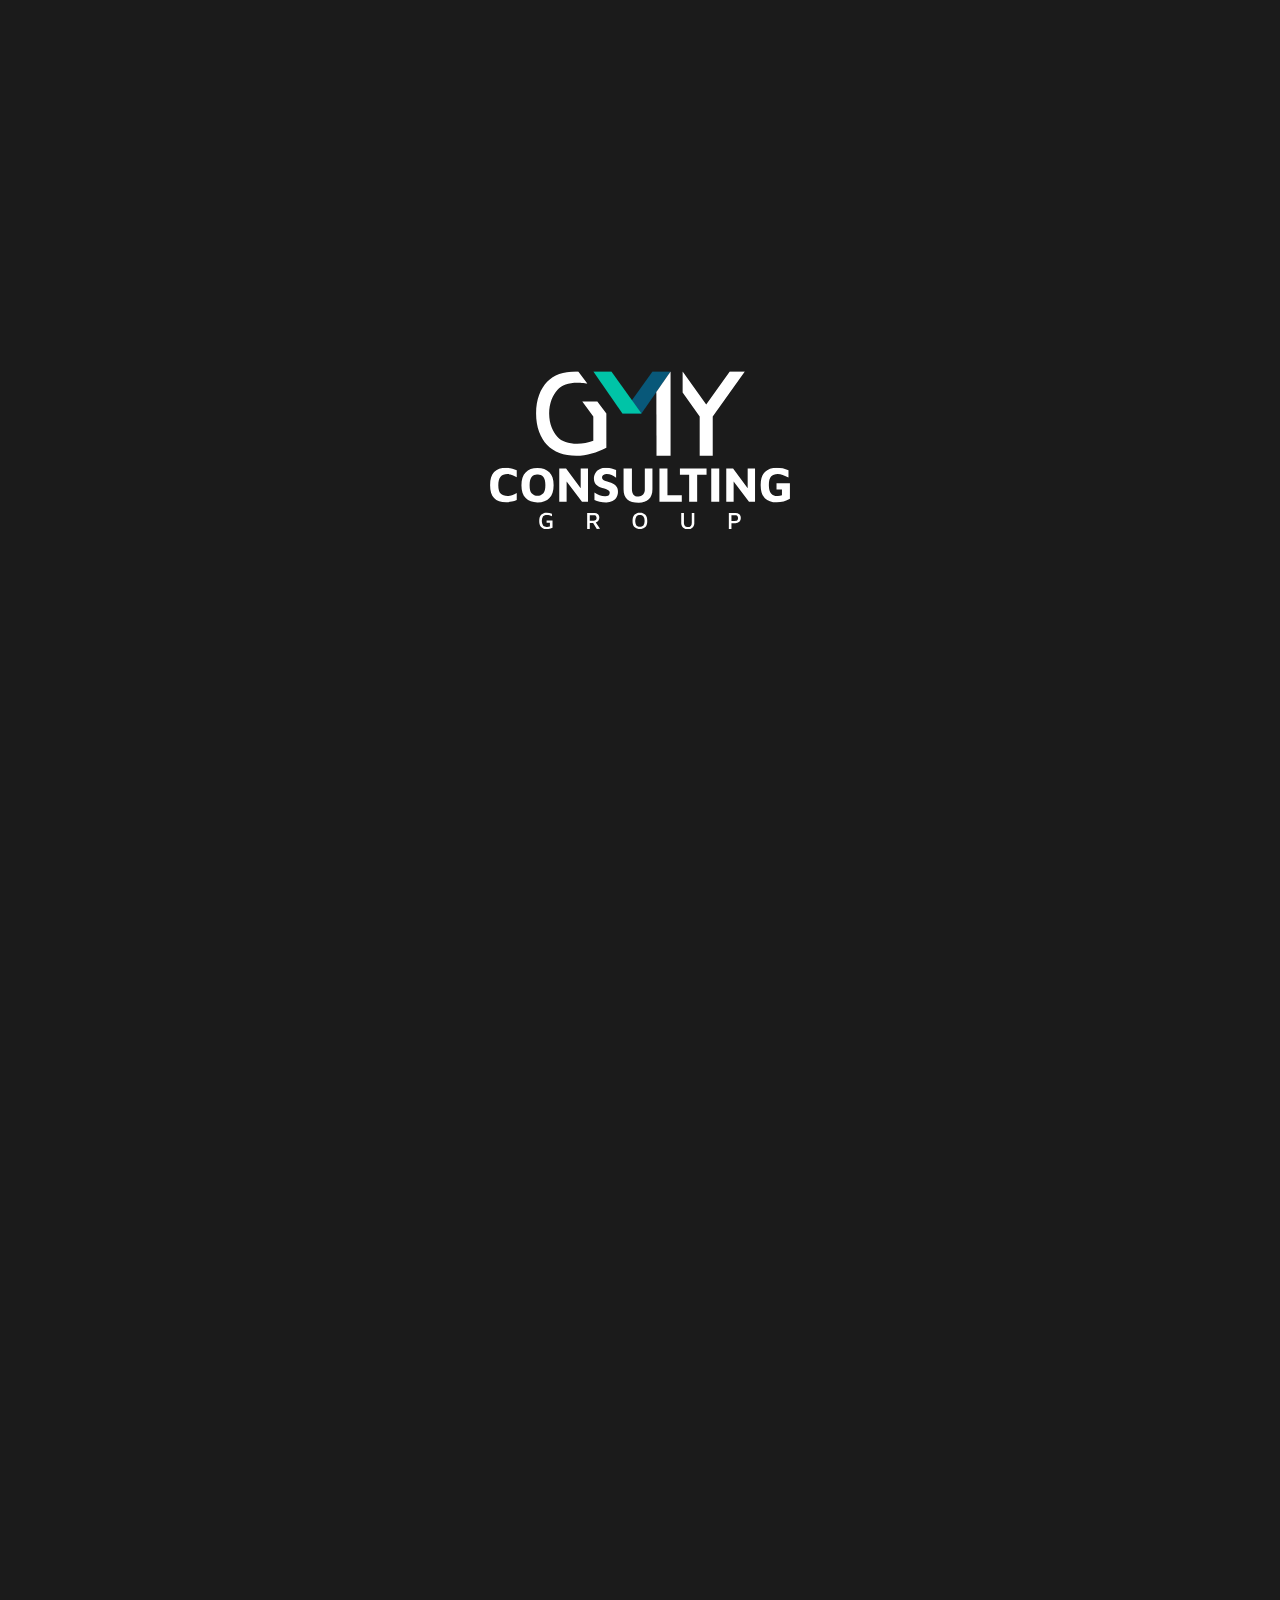
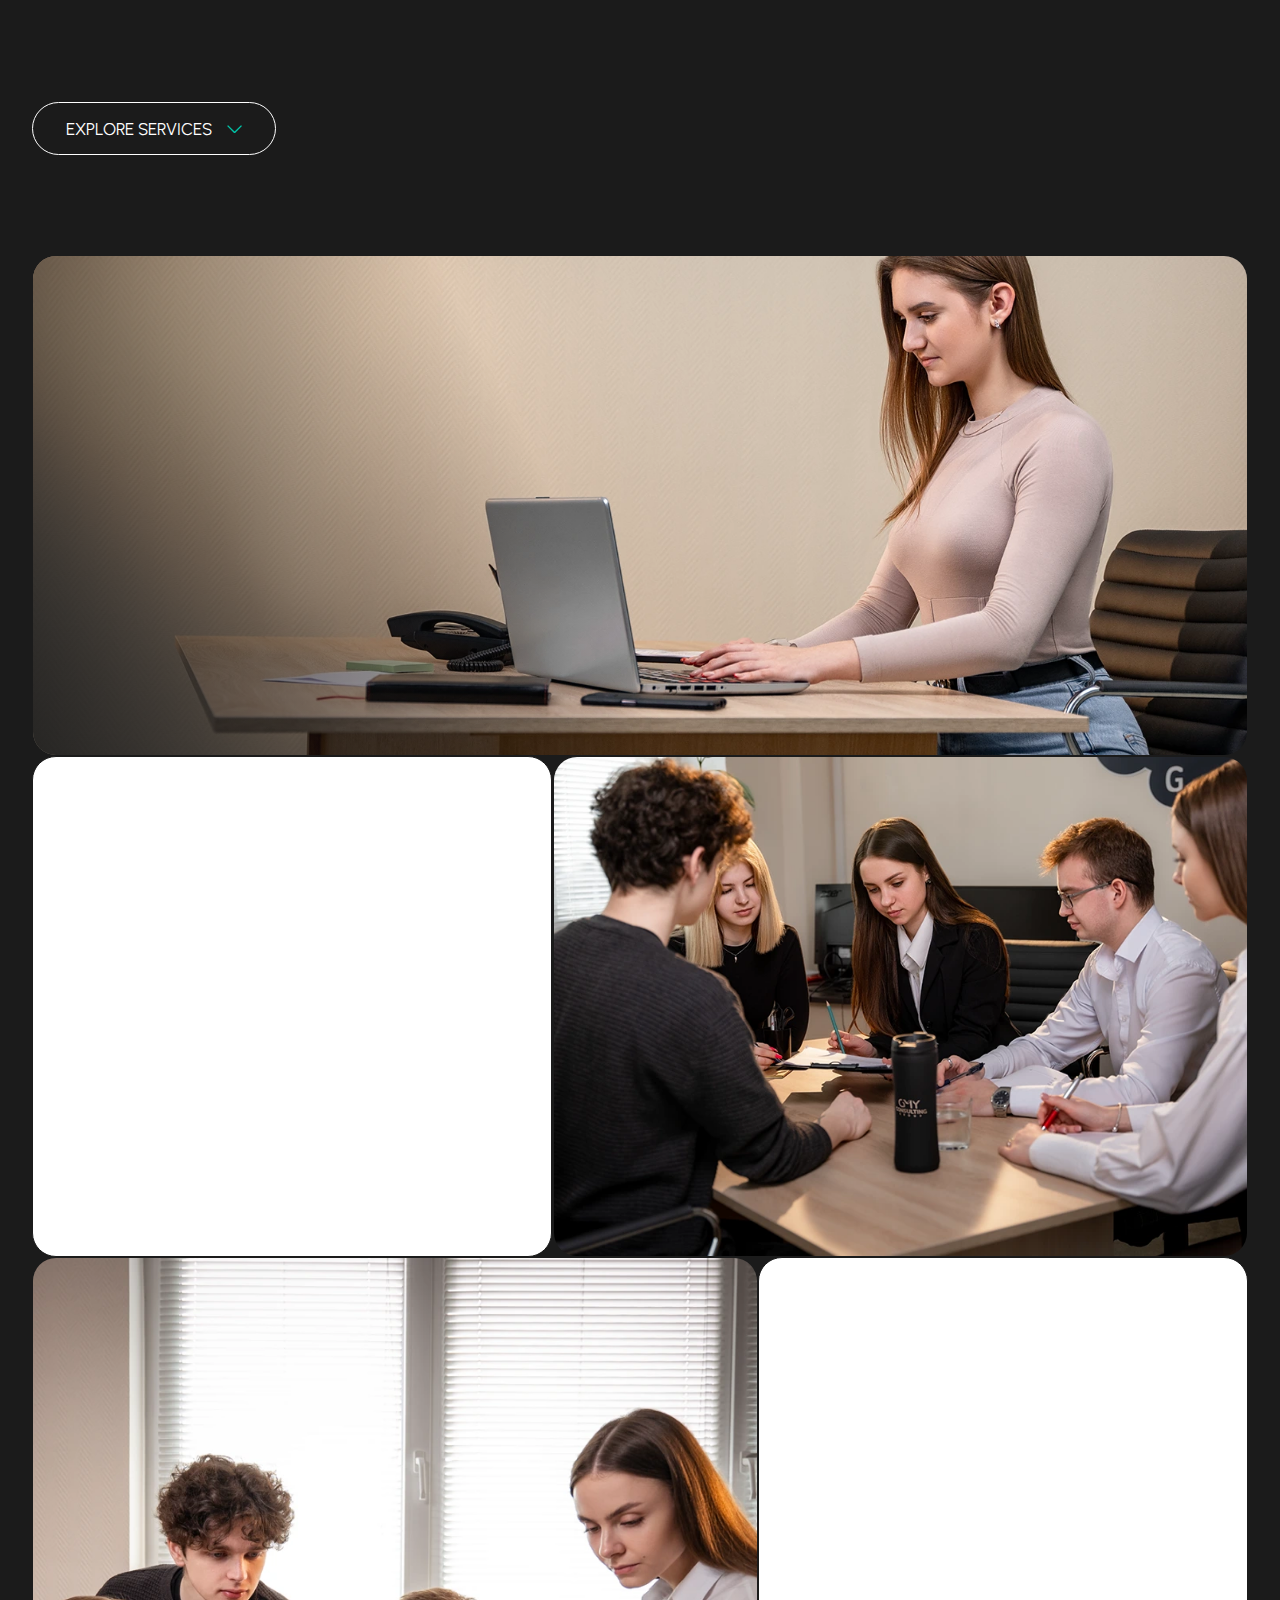
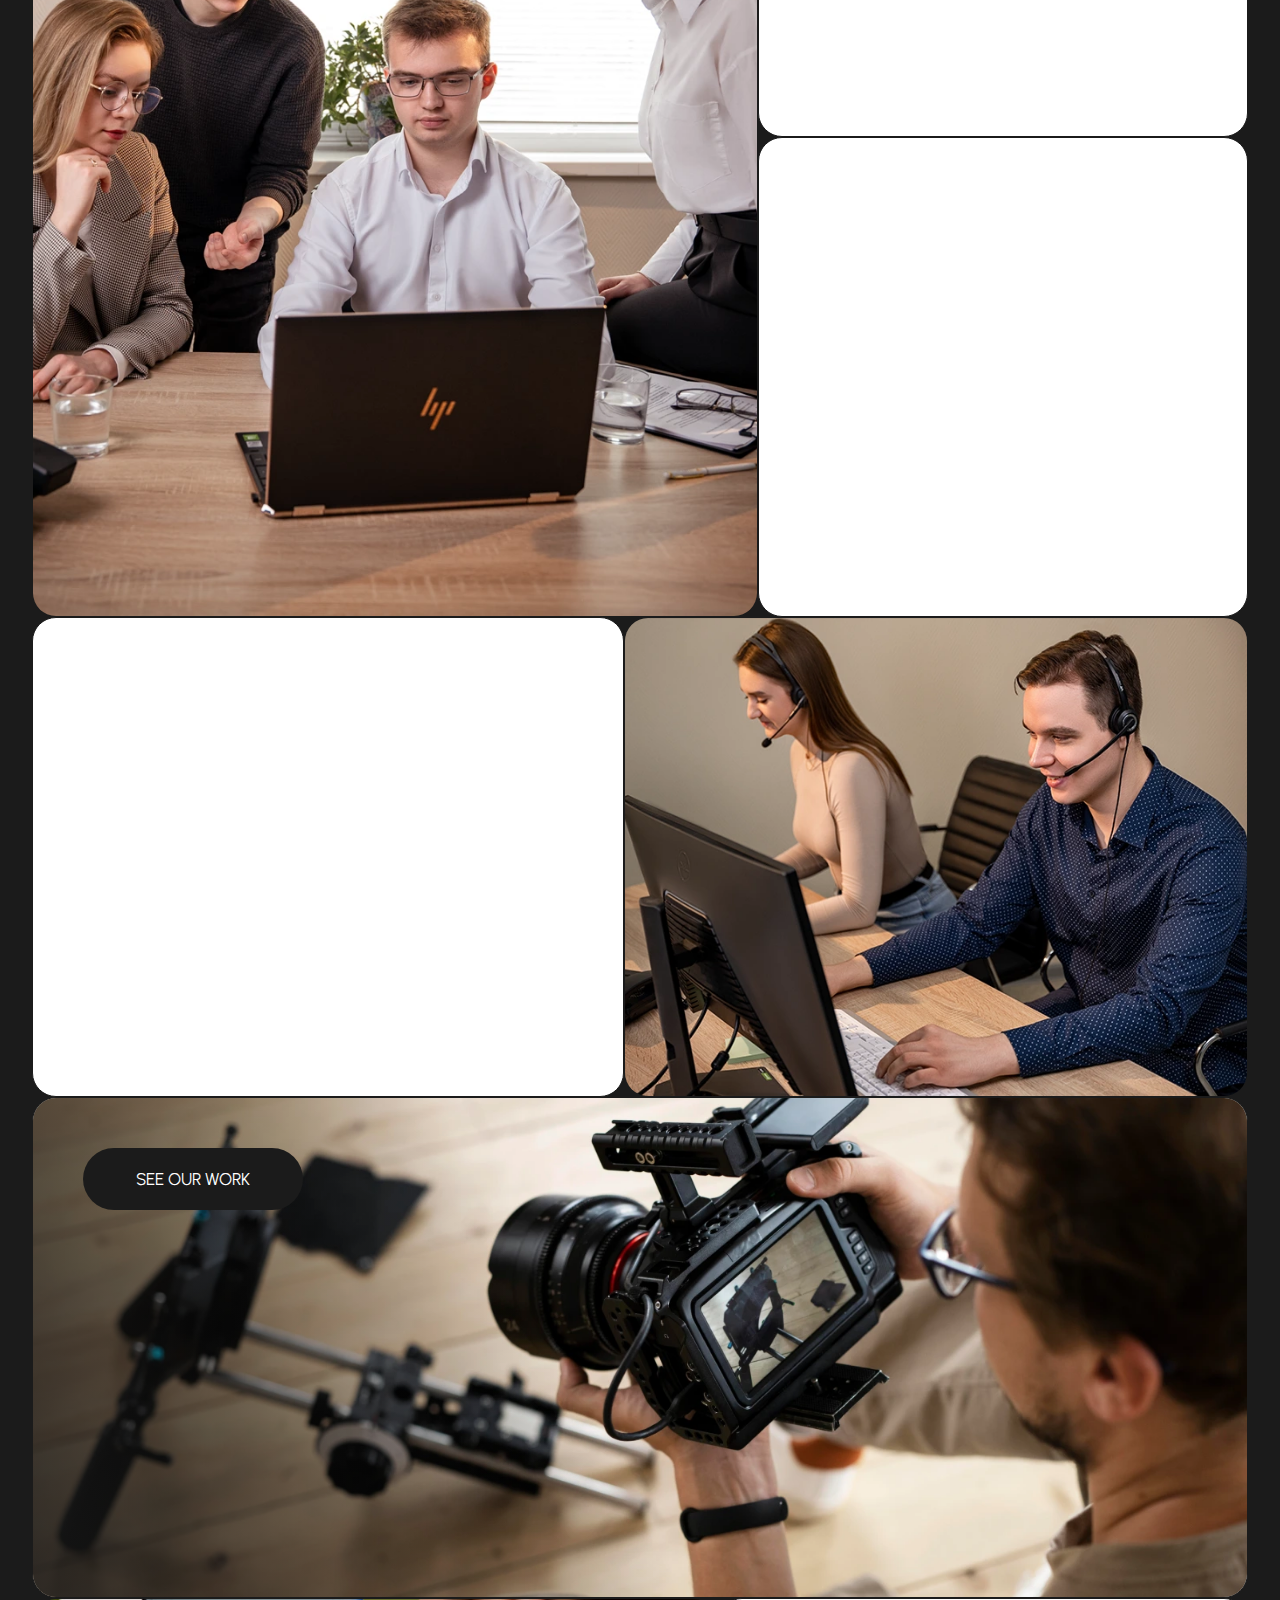
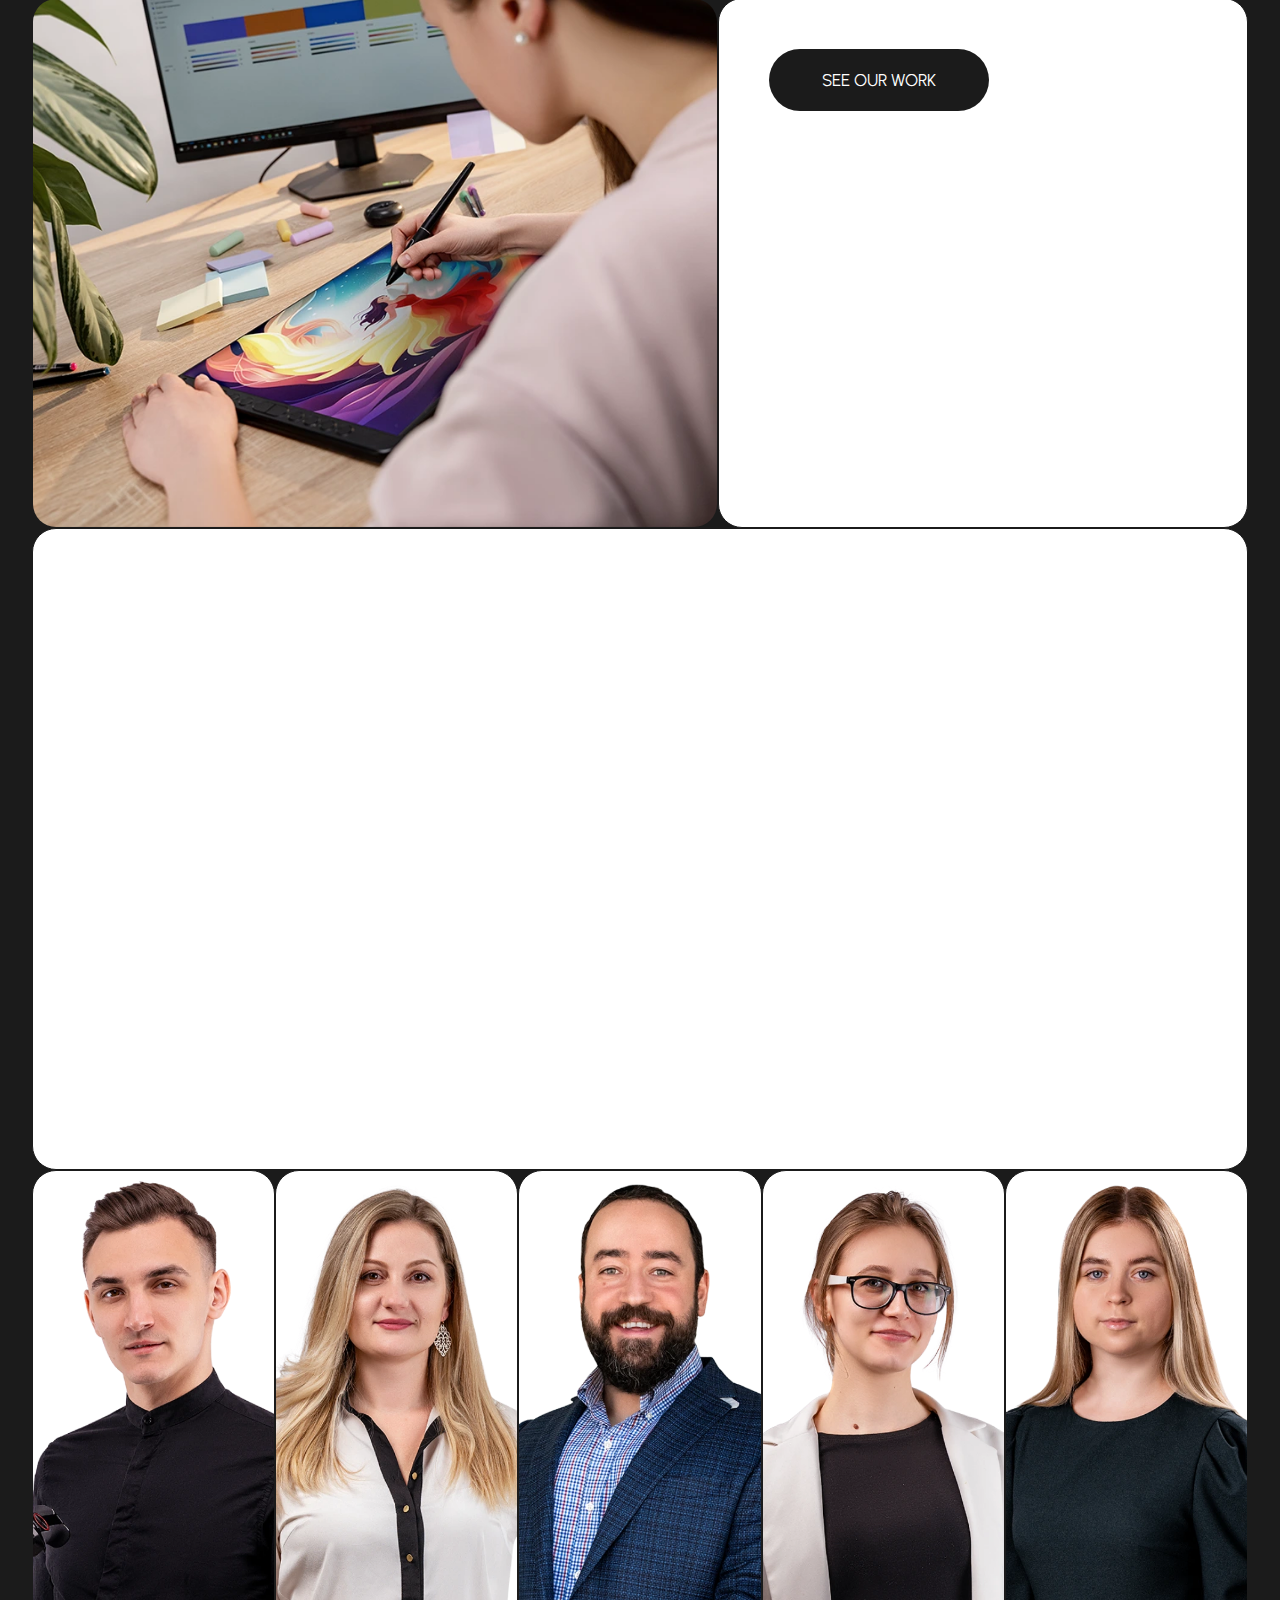
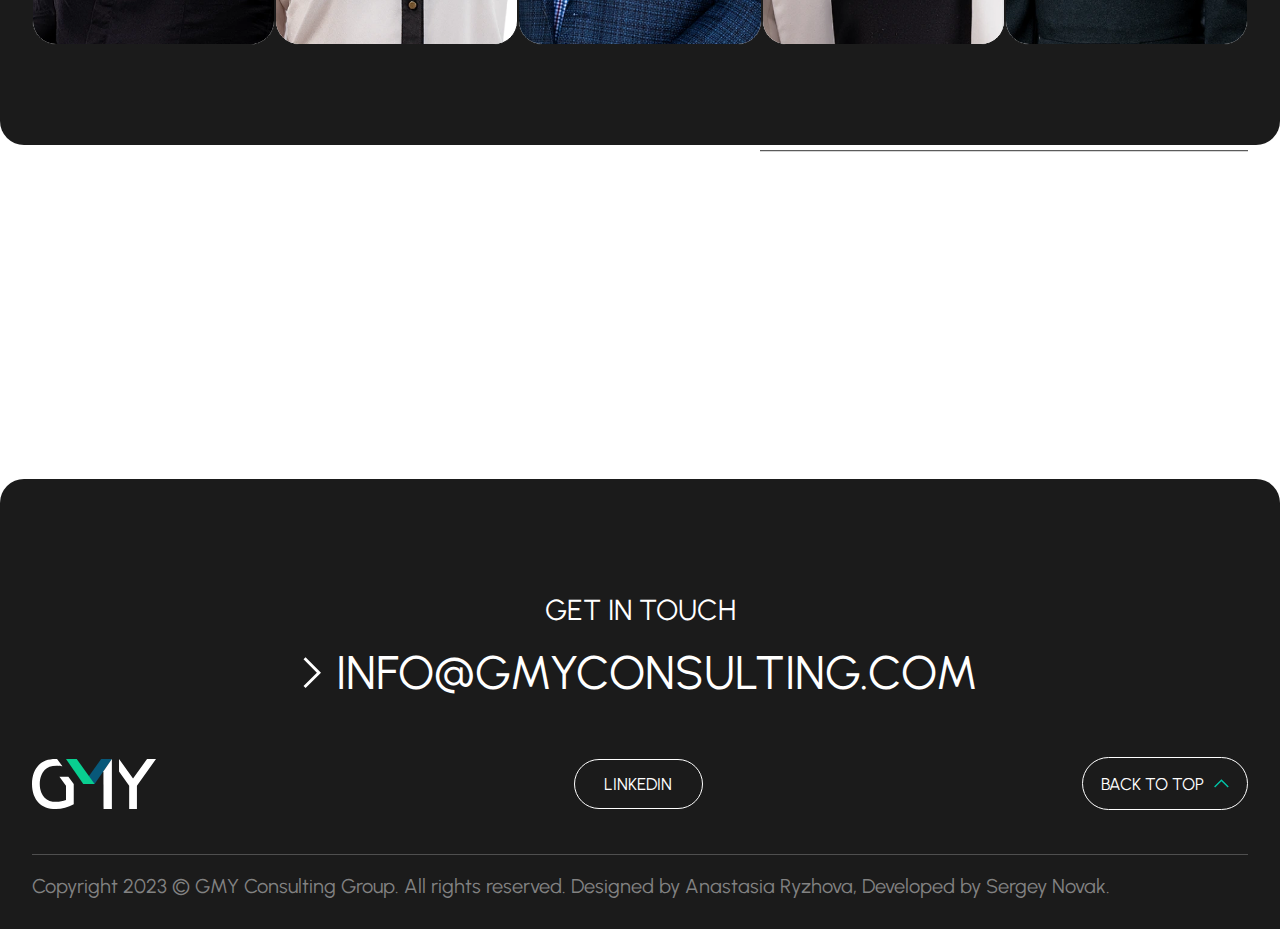
<file: index.html>
<!DOCTYPE html>
<html lang="en">
    <head>
        <meta charset="UTF-8">
        <meta http-equiv="X-UA-Compatible" content="IE=edge">
        <meta name="viewport" content="width=device-width, initial-scale=1.0">

        <title>GMY Consulting</title>

        <link rel="icon" type="image/x-icon" href="./assets/logo.ico">
        <link rel="stylesheet" href="./css/stylesIndexPage.css">

        <script defer src="./js/menu.js"></script>
        <script defer src="./js/animatrionTextScroll.js"></script>
        <script defer src="./js/selectedTypePorftolio.js"></script>

        <!-- email lib -->
        <script defer src="./js/sendMail.js"></script>
        <script defer src="https://smtpjs.com/v3/smtp.js"></script>
    </head>

    <body>
        <div class="Curtain-container">
            <img class="Curtain-logo" src="./assets/icons/iconLogoCurtain.svg" alt="">
        </div>

        <div class="HeaderMenu-container blackTheme borderRadiusDown">
            <div class="HeaderMenu-containerLinks">
                <a class="HeaderMenu-link textSmall" href="#bookkeeping">
                    <svg class="iconArrowText" viewBox="0 0 33 58" fill="current" xmlns="http://www.w3.org/2000/svg">
                        <path d="M33.001 29.2729L4.7167 57.5572L0.95286 53.7934L25.4733 29.2729L0.95286 4.7525L4.7167 0.988661L33.001 29.2729Z" />
                    </svg>
                
                    <p>Bookkeeping</p>
                </a>

                <a class="HeaderMenu-link textSmall" href="#medicalBilling">
                    <svg class="iconArrowText" viewBox="0 0 33 58" fill="current" xmlns="http://www.w3.org/2000/svg">
                        <path d="M33.001 29.2729L4.7167 57.5572L0.95286 53.7934L25.4733 29.2729L0.95286 4.7525L4.7167 0.988661L33.001 29.2729Z" />
                    </svg>
                
                    <p>Medical Billing</p>
                </a>

                <a class="HeaderMenu-link textSmall" href="#management">
                    <svg class="iconArrowText" viewBox="0 0 33 58" fill="current" xmlns="http://www.w3.org/2000/svg">
                        <path d="M33.001 29.2729L4.7167 57.5572L0.95286 53.7934L25.4733 29.2729L0.95286 4.7525L4.7167 0.988661L33.001 29.2729Z" />
                    </svg>
                
                    <p>AR Management</p>
                </a>

                <a class="HeaderMenu-link textSmall" href="#management">
                    <svg class="iconArrowText" viewBox="0 0 33 58" fill="current" xmlns="http://www.w3.org/2000/svg">
                        <path d="M33.001 29.2729L4.7167 57.5572L0.95286 53.7934L25.4733 29.2729L0.95286 4.7525L4.7167 0.988661L33.001 29.2729Z" />
                    </svg>
                
                    <p>AP Management</p>
                </a>

                <a class="HeaderMenu-link textSmall" href="#videoProduction">
                    <svg class="iconArrowText" viewBox="0 0 33 58" fill="current" xmlns="http://www.w3.org/2000/svg">
                        <path d="M33.001 29.2729L4.7167 57.5572L0.95286 53.7934L25.4733 29.2729L0.95286 4.7525L4.7167 0.988661L33.001 29.2729Z" />
                    </svg>
                
                    <p>Video Production</p>
                </a>

                <a class="HeaderMenu-link textSmall" href="#graphicDesign">
                    <svg class="iconArrowText" viewBox="0 0 33 58" fill="current" xmlns="http://www.w3.org/2000/svg">
                        <path d="M33.001 29.2729L4.7167 57.5572L0.95286 53.7934L25.4733 29.2729L0.95286 4.7525L4.7167 0.988661L33.001 29.2729Z" />
                    </svg>
                
                    <p>Graphic Design</p>
                </a>

                <a class="HeaderMenu-link textSmall" href="#customerService">
                    <svg class="iconArrowText" viewBox="0 0 33 58" fill="current" xmlns="http://www.w3.org/2000/svg">
                        <path d="M33.001 29.2729L4.7167 57.5572L0.95286 53.7934L25.4733 29.2729L0.95286 4.7525L4.7167 0.988661L33.001 29.2729Z" />
                    </svg>
                
                    <p>Customer Service</p>
                </a>

                <a class="HeaderMenu-link textSmall" href="#eCommerceServices">
                    <svg class="iconArrowText" viewBox="0 0 33 58" fill="current" xmlns="http://www.w3.org/2000/svg">
                        <path d="M33.001 29.2729L4.7167 57.5572L0.95286 53.7934L25.4733 29.2729L0.95286 4.7525L4.7167 0.988661L33.001 29.2729Z" />
                    </svg>
                
                    <p>E-commerce Services</p>
                </a>
            </div>
        </div>

        <div class="HeaderBurgerMenu-container hidden">
            <div class="HeaderBurgerMenu-containerHeader">
                <img class="HeaderBurgerMenu-iconLogo" src="./assets/icons/logoWhite.svg" alt="">

                <button class="HeaderBurgerMenu-btnClose">
                    <img class="HeaderBurgerMenu-iconBtnClose" src="./assets/icons/iconClose.svg" alt="">
                </button>
            </div>
            
            <div class="HeaderBurgerMenu-containerLinks">
                <a class="HeaderBurgerMenu-link textLink" href="#aboutUs">About</a>

                <div class="HeaderBurgerMenu-containerLinksSelect">
                    <button class="HeaderBurgerMenu-select Header-menuMobile textLink">
                        <span>Services</span>

                        <svg class="HeaderBurgerMenu-iconSelect" viewBox="0 0 57 33" fill="current" xmlns="http://www.w3.org/2000/svg">
                            <path d="M28.7158 32.5572L0.43155 4.27295L4.19539 0.509107L28.7158 25.0295L53.2362 0.509107L57.0001 4.27295L28.7158 32.5572Z" />
                        </svg>                        
                    </button>

                    <div class="HeaderBurgerMenu-wrapperLinksSelect hidden">
                        <a class="HeaderBurgerMenu-selectLink" href="#bookkeeping">
                            <svg class="iconArrowText" viewBox="0 0 33 58" fill="current" xmlns="http://www.w3.org/2000/svg">
                                <path d="M33.001 29.2729L4.7167 57.5572L0.95286 53.7934L25.4733 29.2729L0.95286 4.7525L4.7167 0.988661L33.001 29.2729Z" />
                            </svg>
                        
                            <p>Bookkeeping</p>
                        </a>

                        <a class="HeaderBurgerMenu-selectLink" href="#medicalBilling">
                            <svg class="iconArrowText" viewBox="0 0 33 58" fill="current" xmlns="http://www.w3.org/2000/svg">
                                <path d="M33.001 29.2729L4.7167 57.5572L0.95286 53.7934L25.4733 29.2729L0.95286 4.7525L4.7167 0.988661L33.001 29.2729Z" />
                            </svg>
                        
                            <p>Medical Billing</p>
                        </a>
    
                        <a class="HeaderBurgerMenu-selectLink" href="#management">
                            <svg class="iconArrowText" viewBox="0 0 33 58" fill="current" xmlns="http://www.w3.org/2000/svg">
                                <path d="M33.001 29.2729L4.7167 57.5572L0.95286 53.7934L25.4733 29.2729L0.95286 4.7525L4.7167 0.988661L33.001 29.2729Z" />
                            </svg>
                        
                            <p>AR Management</p>
                        </a>
    
                        <a class="HeaderBurgerMenu-selectLink" href="#management">
                            <svg class="iconArrowText" viewBox="0 0 33 58" fill="current" xmlns="http://www.w3.org/2000/svg">
                                <path d="M33.001 29.2729L4.7167 57.5572L0.95286 53.7934L25.4733 29.2729L0.95286 4.7525L4.7167 0.988661L33.001 29.2729Z" />
                            </svg>
                        
                            <p>AP Management</p>
                        </a>
    
                        <a class="HeaderBurgerMenu-selectLink" href="#videoProduction">
                            <svg class="iconArrowText" viewBox="0 0 33 58" fill="current" xmlns="http://www.w3.org/2000/svg">
                                <path d="M33.001 29.2729L4.7167 57.5572L0.95286 53.7934L25.4733 29.2729L0.95286 4.7525L4.7167 0.988661L33.001 29.2729Z" />
                            </svg>
                        
                            <p>Video Production</p>
                        </a>
    
                        <a class="HeaderBurgerMenu-selectLink" href="#graphicDesign">
                            <svg class="iconArrowText" viewBox="0 0 33 58" fill="current" xmlns="http://www.w3.org/2000/svg">
                                <path d="M33.001 29.2729L4.7167 57.5572L0.95286 53.7934L25.4733 29.2729L0.95286 4.7525L4.7167 0.988661L33.001 29.2729Z" />
                            </svg>
                        
                            <p>Graphic Design</p>
                        </a>
    
                        <a class="HeaderBurgerMenu-selectLink" href="#customerService">
                            <svg class="iconArrowText" viewBox="0 0 33 58" fill="current" xmlns="http://www.w3.org/2000/svg">
                                <path d="M33.001 29.2729L4.7167 57.5572L0.95286 53.7934L25.4733 29.2729L0.95286 4.7525L4.7167 0.988661L33.001 29.2729Z" />
                            </svg>
                        
                            <p>Customer Service</p>
                        </a>
    
                        <a class="HeaderBurgerMenu-selectLink" href="#eCommerceServices">
                            <svg class="iconArrowText" viewBox="0 0 33 58" fill="current" xmlns="http://www.w3.org/2000/svg">
                            <path d="M33.001 29.2729L4.7167 57.5572L0.95286 53.7934L25.4733 29.2729L0.95286 4.7525L4.7167 0.988661L33.001 29.2729Z" />
                            </svg>
                        
                            <p>E-commerce Services</p>
                        </a>
                    </div>
                </div>
            
                <a class="HeaderBurgerMenu-link textLink" href="#team">Team</a>
                <a class="HeaderBurgerMenu-link textLink" href="#contacts">Contacts</a>
            </div>
        </div>

        <header class="Header-container whiteTheme borderRadiusDown mobilePadding">
            <div class="Header-wrapper maxContainerSize">
                <a href="#main">
                    <img class="Header-logoIcon" src="./assets/icons/logoBlack.svg" alt="logo">
                </a>
                
                <div class="Header-containerLinks">
                    <a class="Header-link textLink" href="#aboutUs">About</a>
                    <button class="Header-link Header-menuDesktop textLink">
                        <span>Services</span>

                        <svg class="Header-iconMenuDesktop" viewBox="0 0 57 33" fill="current" xmlns="http://www.w3.org/2000/svg">
                            <path d="M28.7158 32.5572L0.43155 4.27295L4.19539 0.509107L28.7158 25.0295L53.2362 0.509107L57.0001 4.27295L28.7158 32.5572Z" />
                        </svg>
                    </button>
                    <a class="Header-link textLink" href="#team">Team</a>
                    <a class="Header-link textLink" href="#contacts">Contacts</a>
                </div>

                <div class="Header-containerBtns">
                    <a class="Header-mainBtn primaryBtn whiteHover" href="#contacts">
                        <p class="primaryBtnText textUppercase textBtn">Let’s talk</p>
                    </a>

                    <button class="Header-burgerBtn">
                        <img class="Header-iconBurgerBtn" src="./assets/icons/iconBurger.svg" alt="">
                    </button>
                </div>
            </div>
        </header>

        <main class="Main-container" id="main">
            <div class="Main-wrapper">
                <div class="Main-containerTitle">
                    <h1 class="Main-title h1 textUppercase">Outstanding SERVICE</h1>
                    
                    <p class="Main-text h2">at an unbeatable price</p>
                </div>

                <div class="Main-containerImageBackground">
                    <figure>
                        <img class="Main-imageBackground" src="./assets/images/mainBG.webp" alt="main background">
                    </figure>
                </div>
            </div>
        </main>

        <section class="AboutUs-container blackTheme borderRadiusUp" id="aboutUs">
            <div class="AboutUs-wrapper maxContainerSize">
                <div class="AboutUs-containerDescription">
                    <div class="AboutUs-containerTitle">
                        <h3 class="AboutUs-title h3 textUppercase stdAnim upAnimText">About Us</h3>

                        <a class="AboutUs-btnToServices secondaryBtn" href="#bookkeeping">
                            <p class="AboutUs-btnToServicesText secondaryBtnText textUppercase textBtn">Explore Services</p>

                            <svg class="AboutUs-iconBtnToServices" viewBox="0 0 57 33" fill="current" xmlns="http://www.w3.org/2000/svg">
                                <path d="M28.7158 32.5572L0.43155 4.27295L4.19539 0.509107L28.7158 25.0295L53.2362 0.509107L57.0001 4.27295L28.7158 32.5572Z" />
                            </svg>
                        </a>
                    </div>

                    <div class="AboutUs-containerCards">
                        <div class="AboutUs-containerCard">
                            <h4 class="AboutUs-cardTitle h4 textUppercase stdAnim upAnimText">Meet your reliable outsourcing partner</h4>

                            <p class="AboutUs-cardText textSmall stdAnim upAnimText">We specialize in outsourcing business solutions to meet your needs. With the use of modern technologies and creativity, we generate innovative strategies that make you stand out.</p>
                        </div>

                        <div class="AboutUs-containerCard">
                            <h4 class="AboutUs-cardTitle h4 textUppercase stdAnim upAnimText">Creative solutions for your brand</h4>

                            <p class="AboutUs-cardText textSmall stdAnim upAnimText">We offer graphic design and videography services to help you create engaging and visually appealing content for your business.</p>
                        </div>

                        <div class="AboutUs-containerCard">
                            <h4 class="AboutUs-cardTitle h4 textUppercase stdAnim upAnimText">Our credo</h4>

                            <p class="AboutUs-cardText textSmall stdAnim upAnimText">We believe that your business can succeed by delegating various tasks to teams of qualified specialists. We prioritize your requirements and enhance your business to its fullest potential.</p>
                        </div>

                        <div class="AboutUs-containerCard">
                            <h4 class="AboutUs-cardTitle h4 textUppercase stdAnim upAnimText">Business solutions with a personal touch</h4>

                            <p class="AboutUs-cardText textSmall stdAnim upAnimText">Each of our employees works closely with their specific clients to understand their unique needs and guarantee the success of their goals.</p>
                        </div>

                        <div class="AboutUs-containerCard">
                            <h4 class="AboutUs-cardTitle h4 textUppercase stdAnim upAnimText">Outsourcing solutions that work</h4>

                            <p class="AboutUs-cardText textSmall stdAnim upAnimText">Our team of professionals is experienced in using modern financial tools and accounting software and integrating e-commerce processes into daily business operations.</p>
                        </div>

                        <div class="AboutUs-containerCard">
                            <h4 class="AboutUs-cardTitle h4 textUppercase stdAnim upAnimText">Helping your business grow</h4>

                            <p class="AboutUs-cardText textSmall stdAnim upAnimText">Our professional and experienced staff caters to entrepreneurs, mid-sized businesses, and any other organization looking to streamline their financial and creative operations.</p>
                        </div>
                    </div>
                </div>
            </div>
        </section>

        <section class="Bookkeeping-container blackTheme mobilePadding" id="bookkeeping">
            <div class="Bookkeeping-wrapper maxContainerSize borderRadiusFull">
                <figure>
                    <img class="Bookkeeping-image" src="./assets/images/imageBookkeeping.webp" alt="">
                </figure>

                <div class="Bookkeeping-dimming"></div>
                
                <div class="Bookkeeping-containerInfo containerInfo innerPadding">
                    <div class="Bookkeeping-info innerWrapperInfo">
                        <div class="Bookkeeping-wrapperInfo mainText">
                            <h2 class="Bookkeeping-title h2 textUppercase stdAnim upAnimText">Bookkeeping</h2>
    
                            <p class="Bookkeeping-text textLarge stdAnim upAnimText">Get certified bookkeeping assistance and understand your financial health with our experts</p>
                        </div>
    
                        <div class="Bookkeeping-wrapperInfo secondaryText">
                            <h2 class="Bookkeeping-title h2 textUppercase">Bookkeeping</h2>
    
                            <p class="Bookkeeping-text textLarge">
                                Get reliable and certified bookkeeping assistance with our team of experts.
                                <br><br> Take advantage of top-notch software and secure data research to understand your financial health.
                                <br><br> Our dedicated bookkeepers will provide custom solutions and quality assurance, freeing up your time to focus on other areas of your business.
                            </p>
                        </div>
                    </div>
                </div>
            </div>
        </section>

        <section class="MedicalBilling-container blackTheme mobilePadding" id="medicalBilling">
            <div class="MedicalBilling-wrapper maxContainerSize">
                <div class="MedicalBilling-containerInfo containerInfo innerPadding borderRadiusFull">
                    <div class="MedicalBilling-info innerWrapperInfo">
                        <div class="MedicalBilling-wrapperInfo mainText">
                            <h2 class="MedicalBilling-title h2 textUppercase stdAnim upAnimText">Medical Billing</h2>
    
                            <p class="MedicalBilling-text textLarge stdAnim upAnimText">Optimize your medical billing and coding practices by outsourcing to our specialists and focus on your patients</p>
                        </div>
    
                        <div class="MedicalBilling-wrapperInfo secondaryText">
                            <h2 class="MedicalBilling-title h2 textUppercase">Medical Billing</h2>

                            <p class="MedicalBilling-text textLarge ">
                                Ensure the timely maintenance of your medical office by outsourcing your medical billing and coding needs to our specialists.
                                <br><br> With us, you can save time and money while we take care of your billing needs. Our qualified medical billing specialists will optimize your processes, so you can focus on your patients without worrying about administrative work.
                                <br><br> Trust us with your medical billing and coding and keep your practice running smoothly.
                            </p>
                        </div>
                    </div>
                </div>

                <figure>
                    <img class="MedicalBilling-image borderRadiusFull" src="./assets/images/imageMedicalBilling.webp" alt="">
                </figure>
            </div>
        </section>

        <section class="Management-container blackTheme mobilePadding" id="management">
            <div class="Management-wrapper maxContainerSize">
                <div class="Management-gridTemplate">
                    <img class="Management-image borderRadiusFull" src="./assets/images/imageManagement.webp" alt="">

                    <div class="Management-containerInfo containerInfo innerPadding borderRadiusFull">
                        <div class="Management-info innerWrapperInfo">
                            <div class="Management-weapperInfo mainText">
                                <h2 class="Management-title h2 textUppercase stdAnim upAnimText">AR Management</h2>
        
                                <p class="Management-text textLarge stdAnim upAnimText">Optimize your business with our AR management services and improve cash flow</p>
                            </div>
    
                            <div class="Management-weapperInfo secondaryText">
                                <h2 class="Management-title h2 textUppercase stdAnim upAnimText">AR Management</h2>
    
                                <p class="Management-text textLarge">
                                    Are you tired of wasting time tracking Accounts Receivable?
                                    <br><br> Optimize your business with our innovative AR management services. Our team of experienced specialists will take a personalized approach, treating your clients with respect and courtesy.
                                    <br><br> Improve your cash flow and run your business more effectively using our professional AR management services.
                                </p>
                            </div>
                        </div>
                    </div>
        
                    <div class="Management-containerInfo containerInfo innerPadding borderRadiusFull">
                        <div class="Management-info innerWrapperInfo">
                            <div class="Management-weapperInfo mainText">
                                <h2 class="Management-title h2 textUppercase stdAnim upAnimText">AP Management</h2>
        
                                <p class="Management-text textLarge stdAnim upAnimText">Manage AP better with our innovative solutions and take control of your finances</p>
                            </div>
    
                            <div class="Management-weapperInfo secondaryText">
                                <h2 class="Management-title h2 textUppercase stdAnim upAnimText">AP Management</h2>
    
                                <p class="Management-text textLarge">
                                    Don't let poor Accounts Payable management lead your business to fail — entrust it to the experts!
                                    <br><br> Our team of professionals can help you avoid double payments, manage AP better, and build strong supplier relationships. Reap the rewards of our effective and innovative accounts payable management solutions and take control of your cash flow.
                                </p>
                            </div>
                        </div>
                    </div>
                </div>
            </div>
        </section>

        <section class="CustomerService-container blackTheme mobilePadding" id="customerService">
            <div class="CustomerService-wrapper maxContainerSize">
                <div class="CustomerService-containerInfo containerInfo innerPadding borderRadiusFull">
                    <div class="CustomerService-info innerWrapperInfo">
                        <div class="CustomerService-wrapperInfo mainText">
                            <h2 class="CustomerService-title h2 textUppercase stdAnim upAnimText">Customer Service</h2>
                            
                            <p class="CustomerService-text textLarge stdAnim upAnimText">Outperform your competitors with top-notch customer service that unlocks your digital potential</p>
                        </div>
    
                        <div class="CustomerService-wrapperInfo secondaryText">
                            <h2 class="CustomerService-title h2 textUppercase">Customer Service</h2>
                            
                            <p class="CustomerService-text textLarge ">
                                Outperform your competitors with outstanding customer service!
                                <br><br> Our specialists provide top-notch customer experience management services, from immediate responses via phone, email, and apps, to tailored scripts that match your company's goals.
                                <br><br> Unlock the full potential of digital customer experience with us and focus on other aspects of your business.
                            </p>
                        </div> 
                    </div>
                </div>

                <figure>
                    <img class="CustomerService-image borderRadiusFull" src="./assets/images/imageCustomerService.webp" alt="">
                </figure>  
            </div>
        </section>

        <section class="VideoProduction-container blackTheme mobilePadding" id="videoProduction">
            <div class="VideoProduction-wrapper maxContainerSize borderRadiusFull innerPadding ">
                <div class="VideoProduction-containerInfo containerInfo">
                    <a class="VideoProduction-linkToPortfolioPage primaryBtn greenHover linkToPortfolioPage" href="./portfolio.html">
                        <p class="primaryBtnText textUppercase textBtn">see our work</p>
                    </a>

                    <div class="VideoProduction-info innerWrapperInfo">
                        <div class="VideoProduction-wrapperInfo mainText">
                            <h2 class="VideoProduction-title h2 textUppercase stdAnim upAnimText">Video Production</h2>
    
                            <p class="VideoProduction-text textLarge stdAnim upAnimText">Take advantage of innovative video production services for marketing success</p>
                        </div>
    
                        <div class="VideoProduction-wrapperInfo secondaryText">
                            <h2 class="VideoProduction-title h2 textUppercase">Video Production</h2>
    
                            <p class="VideoProduction-text textLarge">
                                Take advantage of innovative video production services for marketing success.
                                <br><br> Our experienced professionals use the latest equipment and techniques to create superior videos that help you tell your story and drive sales.
                                <br><br> Benefit from our high-quality videos and marketing video production services for guaranteed results.
                            </p>
                        </div>
                    </div>
                </div>
                
                <div class="VideoProduction-previewVideo"></div>
                <div class="VideoProduction-dimming"></div>
            </div>
        </section>

        <section class="GraphicDesign-container blackTheme mobilePadding" id="graphicDesign">
            <div class="GraphicDesign-wrapper maxContainerSize">
                <figure>
                    <img class="GraphicDesign-image borderRadiusFull" src="./assets/images/imageGraphicDesign.webp" alt="">
                </figure>

                <div class="GraphicDesign-containerInfo containerInfo innerPadding borderRadiusFull">
                    <a class="GraphicDesign-linkToPortfolioPage primaryBtn greenHover linkToPortfolioPage" href="./portfolio.html">
                        <p class="primaryBtnText textUppercase textBtn">see our work</p>
                    </a>

                    <div class="GraphicDesign-info innerWrapperInfo">
                        <div class="GraphicDesign-wrapperInfo mainText">
                            <h2 class="GraphicDesign-title h2 textUppercase stdAnim upAnimText">Graphic Design</h2>

                            <p class="GraphicDesign-text textLarge stdAnim upAnimText">Get a unique and modern design that makes you stand out from the competition</p>
                        </div>
                        
                        <div class="GraphicDesign-wrapperInfo secondaryText">
                            <h2 class="GraphicDesign-title h2 textUppercase">Graphic Design</h2>

                            <p class="GraphicDesign-text textLarge">
                                Searching for a talented graphic artist? Look no further!
                                <br><br> Our digital designers have the skills and modern tools to create a unique, stunning design. Get support from experienced professionals every step of the way.
                                <br><br> Contact us now to stand out from the competition with a unique and modern design.
                            </p>
                        </div>
                    </div>
                </div>
            </div>
        </section> 

        <section class="ECommerceServices-container blackTheme mobilePadding" id="eCommerceServices">
            <div class="ECommerceServices-wrapper innerPadding maxContainerSize borderRadiusFull">
                <div class="ECommerceServices-containerMainInfo">
                    <h2 class="ECommerceServices-mainTitle h2 textUppercase stdAnim upAnimText">E-commerce Services</h2>

                    <p class="ECommerceServices-mainText textLarge mainText stdAnim upAnimText">Take your e-commerce business to the next level with our experienced team's effective strategy and optimization for success</p>
                    <p class="ECommerceServices-mainText textLarge secondaryText">
                        Looking to take your e-commerce business to the next level?
                        <br><br> Our experienced team can help you develop an effective strategy, create a stunning platform, and optimize it for success.
                        <br><br> Take a look at our list of services and contact us now to get started.
                    </p>
                </div>

                <div class="ECommerceServices-containerInfoCards">
                    <div class="ECommerceServices-infoCard stdAnim upAnimText">
                        <span class="ECommerceServices-infoCardNumber h5">01</span>

                        <p class="ECommerceServices-infoCardText textLarge">Private Label Product Research & Development</p>
                    </div>

                    <div class="ECommerceServices-infoCard stdAnim upAnimText">
                        <span class="ECommerceServices-infoCardNumber h5">02</span>

                        <p class="ECommerceServices-infoCardText textLarge">Amazon & Walmart Seller Central Account Management</p>
                    </div>

                    <div class="ECommerceServices-infoCard stdAnim upAnimText">
                        <span class="ECommerceServices-infoCardNumber h5">03</span>

                        <p class="ECommerceServices-infoCardText textLarge">Advanced Report Building (Excel, Google Sheets, Power BI)</p>
                    </div>

                    <div class="ECommerceServices-infoCard stdAnim upAnimText">
                        <span class="ECommerceServices-infoCardNumber h5">04</span>

                        <p class="ECommerceServices-infoCardText textLarge">E-commerce Virtual Assistance</p>
                    </div>

                    <div class="ECommerceServices-infoCard stdAnim upAnimText">
                        <span class="ECommerceServices-infoCardNumber h5">05</span>

                        <p class="ECommerceServices-infoCardText textLarge">Advertising Management (PPC, SEO, Copywriting)</p>
                    </div>
                </div>
            </div>
        </section>

        <section class="Team-container blackTheme borderRadiusDown" id="team">
            <div class="Team-wrapper maxContainerSize">
                <div class="Team-containerPerson borderRadiusFull">
                    <figure>
                        <img class="Team-imagePerson" src="./assets/images/person1.webp" alt="">
                    </figure>

                    <div class="Team-containerInfoPerson">
                        <h2 class="Team-infoPersonName h2 textUppercase">Eugene</h2>
                    
                        <p class="Team-infoPersonProfession textSmall"> Creative Director / Producer</p>
                    </div>
                </div>

                <div class="Team-containerPerson borderRadiusFull">
                    <figure>
                        <img class="Team-imagePerson" src="./assets/images/person2.webp" alt="">
                    </figure>

                    <div class="Team-containerInfoPerson">
                        <h2 class="Team-infoPersonName h2 textUppercase">Kate</h2>
                    
                        <p class="Team-infoPersonProfession textSmall">Senior Accountant Manager</p>
                    </div>
                </div>

                <div class="Team-containerPerson borderRadiusFull">
                    <figure>
                        <img class="Team-imagePerson" src="./assets/images/person3.webp" alt="">
                    </figure>

                    <div class="Team-containerInfoPerson">
                        <a 
                            class="Team-infoPersonName h2 textUppercase" 
                            href="https://www.linkedin.com/in/jacob-kay-08093911/" 
                            target="_blank">Jacob Kay
                        </a>
                    
                        <p class="Team-infoPersonProfession textSmall">Founder & CEO</p>
                    </div>
                </div>

                <div class="Team-containerPerson borderRadiusFull">
                    <figure>
                        <img class="Team-imagePerson" src="./assets/images/person4.webp" alt="">
                    </figure>

                    <div class="Team-containerInfoPerson">
                        <h2 class="Team-infoPersonName h2 textUppercase">Nancy</h2>
                    
                        <p class="Team-infoPersonProfession textSmall">Purchasing Logistics and Invoice Coordinator</p>
                    </div>
                </div>

                <div class="Team-containerPerson borderRadiusFull">
                    <figure>
                        <img class="Team-imagePerson" src="./assets/images/person5.webp" alt="">
                    </figure>

                    <div class="Team-containerInfoPerson">
                        <h2 class="Team-infoPersonName h2 textUppercase">Lana</h2>
                    
                        <p class="Team-infoPersonProfession textSmall">Head of Customer Support</p>
                    </div>
                </div>
            </div>
        </section>

        <section class="Contacts-container mobilePadding" id="contacts">
            <div class="Contacts-wrapper maxContainerSize downAnimText">
                <h1 class="Contacts-title h1">LET'S WORK <br> TOGETHER</h1>

                <div class="Contacts-containerInput">
                    <p class="Contacts-inputText textUppercase">Contact us today for the highest level of service at unbeatable rates</p>

                    <div class="Contacts-wrapperInput">
                        <input class="Contacts-input textSmall" type="email" placeholder="Email address">

                        <button class="Contacts-btnSendEmail">
                            <img class="Contacts-iconArrowFull" src="./assets/icons/iconArrowFull.svg" alt="">
                        </button>
                    </div>
                </div>
            </div>
        </section>

        <footer class="Footer-container blackTheme borderRadiusUp mobilePadding" id="footer">
            <div class="Footer-wrapper maxContainerSize">
                <div class="Footer-containerEmailLink">
                    <h3 class="Footer-emailText h3 textUppercase">GET IN TOUCH</h3>

                    <h2 class="Footer-email h2 textUppercase containerHoverIconAnim">
                        <svg class="Footer-iconTextEmail hoverGreenIconAnim" viewBox="0 0 33 58" fill="curremt" xmlns="http://www.w3.org/2000/svg">
                            <path d="M33.001 29.2729L4.7167 57.5572L0.95286 53.7934L25.4733 29.2729L0.95286 4.7525L4.7167 0.988661L33.001 29.2729Z" />
                        </svg>
                        
                        <span class="Footer-textEmail">info@gmyconsulting.com</span>
                    </h2>
                </div>

                <div class="Footer-containerBtns">
                    <div class="Footer-containerLogo">
                        <img class="Footer-logoIcon" src="./assets/icons/logoWhite.svg" alt="logo">
                    </div>
          
                    <a class="Footer-btnSocial secondaryBtn" href="https://www.linkedin.com/company/gmy-consulting-group/" target="_blank">
                        <p class="secondaryBtnText textUppercase textBtn">LinkedIn</p>
                    </a>

                    <a class="Footer-btnBackToUp secondaryBtn" href="#main">
                        <p class="Footer-btnBackToUpText secondaryBtnText textUppercase textBtn">back to top</p>

                        <svg class="Footer-iconBtnBackToUp" viewBox="0 0 58 34" fill="current" xmlns="http://www.w3.org/2000/svg">
                            <path d="M28.7178 0.988655L57.002 29.2729L53.2382 33.0368L28.7178 8.51634L4.19734 33.0368L0.4335 29.2729L28.7178 0.988655Z" />
                        </svg>
                    </a>
                </div>

                <div class="Footer-containerCopyright">
                    <p class="Footer-copyrightText textSmall">Copyright 2023 © GMY Consulting Group. All rights reserved. Designed by Anastasia Ryzhova, Developed by Sergey Novak.</p>
                </div>
            </div>
        </footer>
    </body>
</html>
</file>
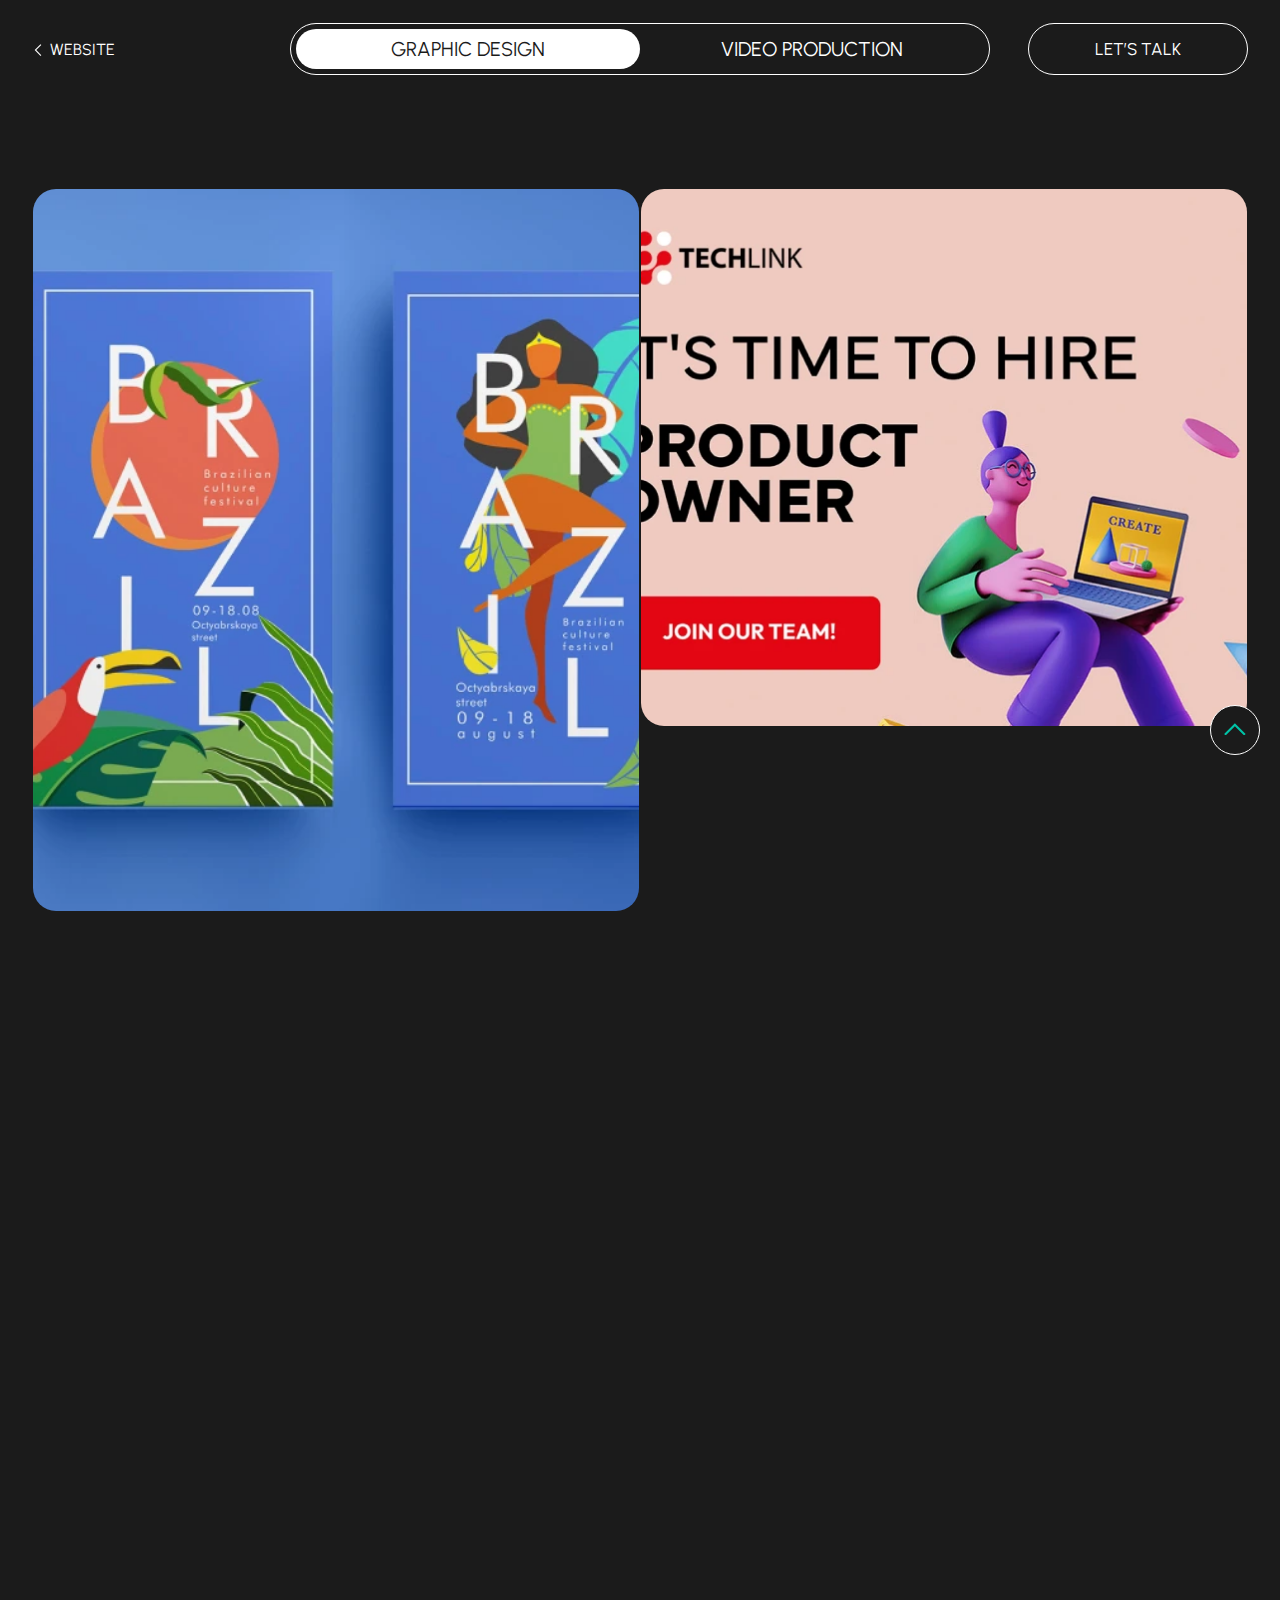
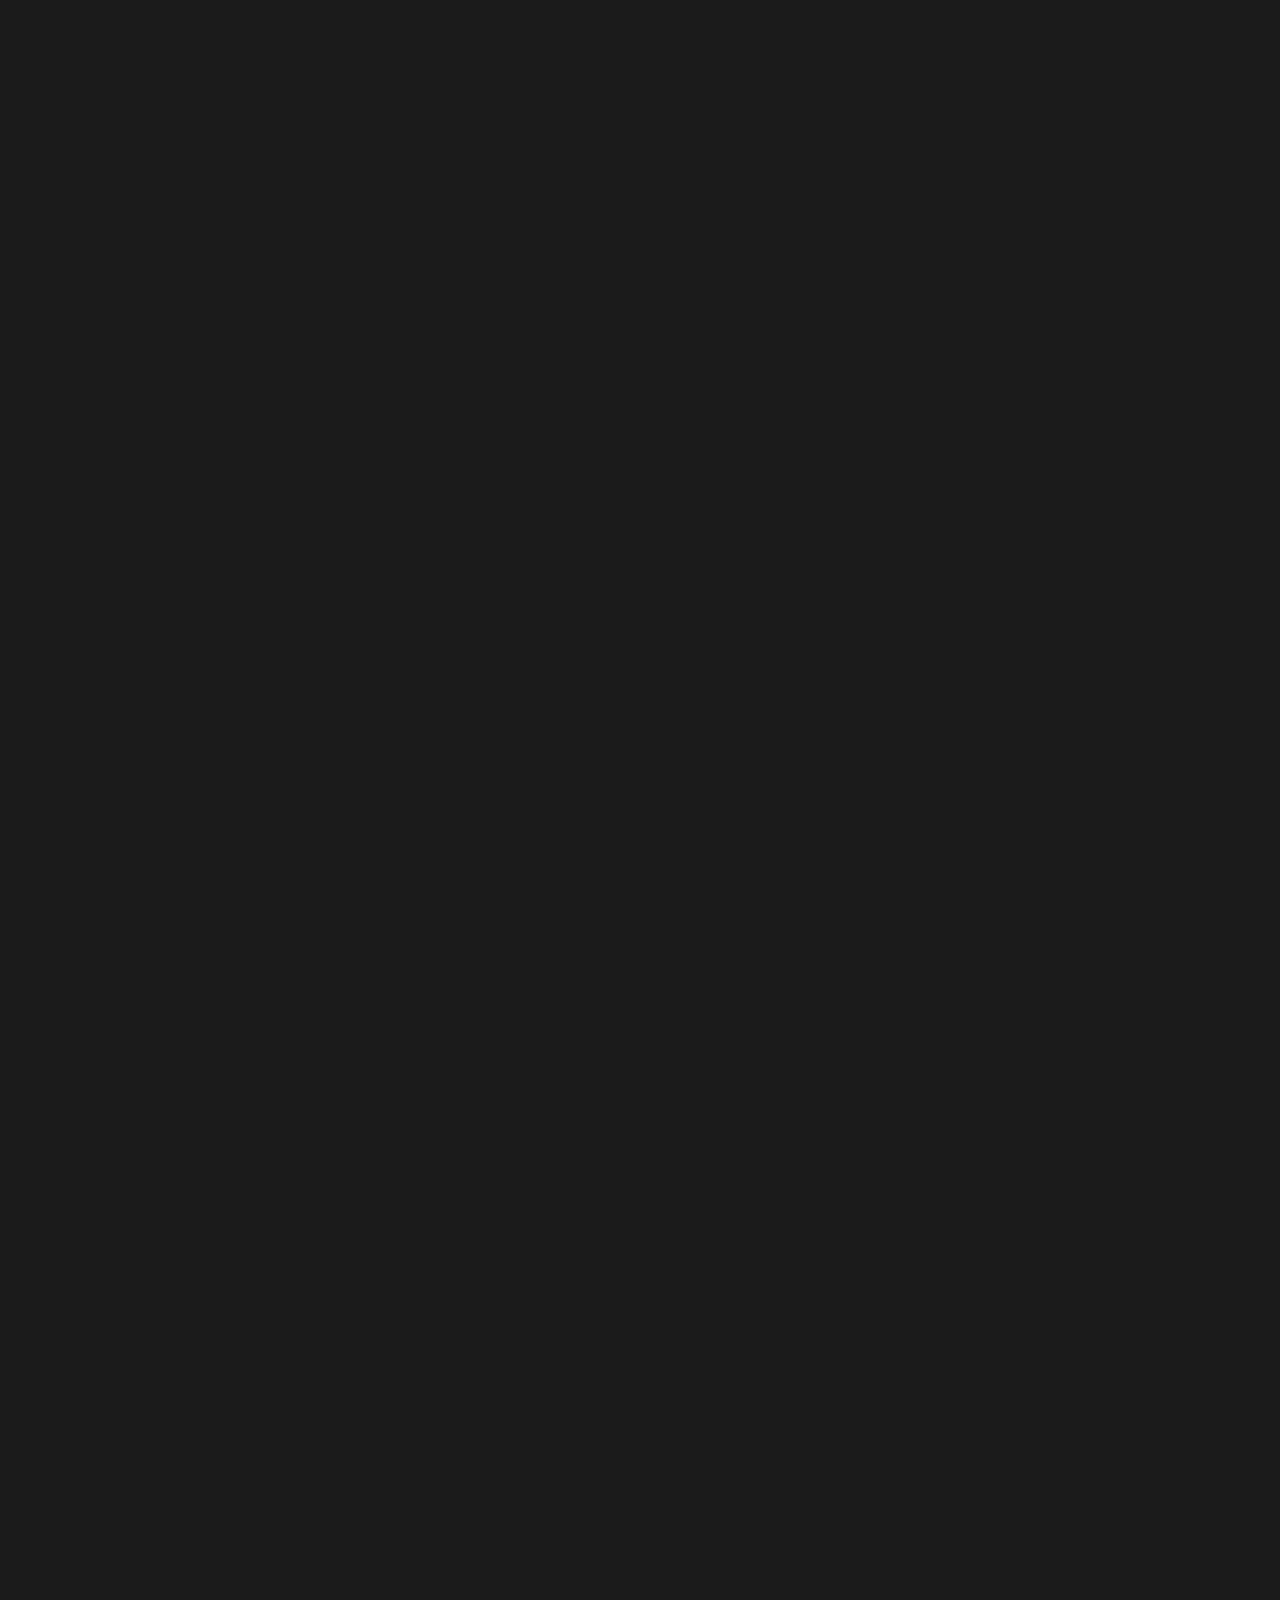
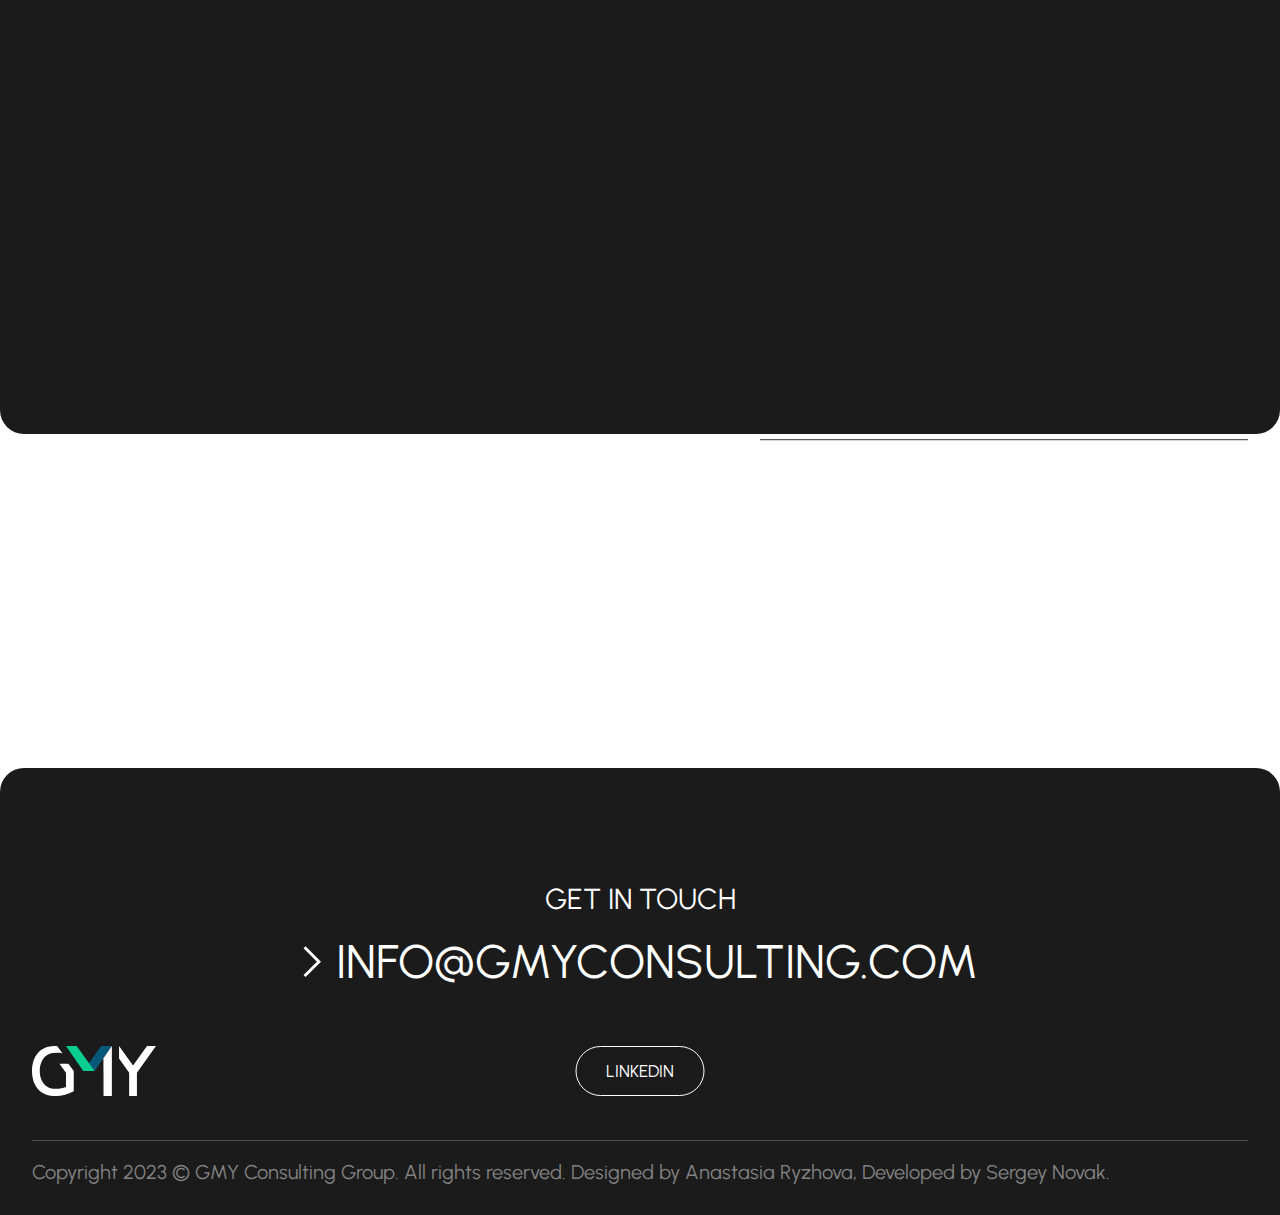
<file: portfolio.html>
<!DOCTYPE html>
<html lang="en">
    <head>
        <meta charset="UTF-8">
        <meta http-equiv="X-UA-Compatible" content="IE=edge">
        <meta name="viewport" content="width=device-width, initial-scale=1.0">

        <title>GMY Consulting</title>

        <link rel="icon" type="image/x-icon" href="./assets/logo.ico">
        <link rel="stylesheet" href="./css/stylesPortfolioPage.css">

        <script defer src="./js/animatrionTextScroll.js"></script>
        <script defer src="./js/player.js"></script>
        <script defer src="./js/btnPortfolio.js"></script>
        
        <!-- email lib -->
        <script defer src="./js/sendMail.js"></script>
        <script defer src="https://smtpjs.com/v3/smtp.js"></script>
    </head>

    <body id="main">
        <div class="PortfolioFooter-containerBtnBackToUp">
            <a class="PortfolioFooter-btnBackToUp secondaryBtn" href="#main">
                <svg class="PortfolioFooter-iconBtnBackToUp" viewBox="0 0 58 34" fill="none" xmlns="http://www.w3.org/2000/svg">
                    <path d="M28.7178 0.988655L57.002 29.2729L53.2382 33.0368L28.7178 8.51634L4.19734 33.0368L0.4335 29.2729L28.7178 0.988655Z" />
                </svg>
            </a>
        </div>

        <header class="PortfolioHeader-container blackTheme mobilePadding">
            <div class="PortfolioHeader-wrapper maxContainerSize">
                <a class="PortfolioHeader-containerBtnBackToMainPage" href="./index.html">
                    <svg class="PortfolioHeader-iconBtnBackToMainPage" viewBox="0 0 33 58" fill="current" xmlns="http://www.w3.org/2000/svg">
                        <path fill-rule="evenodd" clip-rule="evenodd" d="M0.430664 29.2729L28.7149 0.988661L32.4788 4.7525L7.95835 29.2729L32.4788 53.7934L28.7149 57.5572L0.430664 29.2729Z" />
                    </svg>

                    <p class="PortfolioHeader-textBtnBackToMainPage textUppercase">Website</p>
                </a>
                
                <div class="PortfolioHeader-containerToggleView">
                    <div class="PortfolioTypeSwitch-container">
                        <button class="PortfolioTypeSwitch-containerBtnGraphicDesignPortfolio active">
                            <span class="PortfolioTypeSwitch-text h4 textUppercase">Graphic Design</span>
                        </button>
                        
                        <button class="PortfolioTypeSwitch-containerBtnVideoProductionPortfolio">
                            <span class="PortfolioTypeSwitch-text h4 textUppercase">Video Production</span>
                        </button>
                        
                        <span class="PortfolioTypeSwitch-glider"></span>
                    </div>
                </div>

                <a class="PortfolioHeader-mainBtn secondaryBtn" href="#contacts">
                    <p class="secondaryBtnText textUppercase textBtn">Let’s talk</p>
                </a>
            </div>
        </header>

        <main class="PortfolioMain-container blackTheme hidden">
            <div class="PortfolioMain-wrapper">
                <div class="PortfolioTypeSwitch-container">
                    <button class="PortfolioTypeSwitch-containerBtnGraphicDesignPortfolio active">
                        <span class="PortfolioTypeSwitch-text textUppercase">Graphic Design</span>
                    </button>
                    
                    <button class="PortfolioTypeSwitch-containerBtnVideoProductionPortfolio">
                        <span class="PortfolioTypeSwitch-text textUppercase">Video Production</span>
                    </button>
                    
                    <span class="PortfolioTypeSwitch-glider"></span>
                </div>
            </div>
        </main>

        <section class="PortfolioOurWork-container blackTheme borderRadiusDown">
            <div class="PortfolioGraphicDesign-container">
                <div class="PortfolioGraphicDesign-containerPresentation">
                    <div class="PortfolioGraphicDesign-wrapperPresentation maxContainerSize">
                        <div class="PortfolioGraphicDesign-grid">
                            <div class="PortfolioGraphicDesign-containerImage upAnimText">
                                <img class="PortfolioGraphicDesign-image" src="./assets/images/portfolio/portfolio1.webp" alt="">
                            </div>

                            <div class="PortfolioGraphicDesign-containerImage upAnimText">
                                <img class="PortfolioGraphicDesign-image" src="./assets/images/portfolio/portfolio2.webp" alt="">
                            </div>

                            <div class="PortfolioGraphicDesign-containerImage upAnimText">
                                <img class="PortfolioGraphicDesign-image" src="./assets/images/portfolio/portfolio3.webp" alt="">
                            </div>
       
                            <div class="PortfolioGraphicDesign-containerImage upAnimText">
                                <img class="PortfolioGraphicDesign-image" src="./assets/images/portfolio/portfolio4.webp" alt="">
                            </div>

                            <div class="PortfolioGraphicDesign-containerImage upAnimText">
                                <img class="PortfolioGraphicDesign-image" src="./assets/images/portfolio/portfolio5.webp" alt="">
                            </div>

                            <div class="PortfolioGraphicDesign-containerImage upAnimText">
                                <img class="PortfolioGraphicDesign-image" src="./assets/images/portfolio/portfolio6.webp" alt="">
                            </div>

                            <div class="PortfolioGraphicDesign-containerImage upAnimText">
                                <img class="PortfolioGraphicDesign-image" src="./assets/images/portfolio/portfolio7.webp" alt="">
                            </div>

                            <div class="PortfolioGraphicDesign-containerImage upAnimText">
                                <img class="PortfolioGraphicDesign-image" src="./assets/images/portfolio/portfolio8.webp" alt="">
                            </div>
                        </div>
                    </div>
                </div>

                <div class="PortfolioInfoTable-container">
                    <div class="PortfolioInfoTable-wrapper maxContainerSize blackTheme">
                        <div class="PortfolioInfoTable-containerMainInfo">
                            <h2 class="PortfolioInfoTable-mainTitle h2 textUppercase stdAnim upAnimText">Graphic Design</h2>
        
                            <p class="PortfolioInfoTable-mainText textLarge stdAnim upAnimText">
                                Searching for a talented graphic artist? Look no further!
                                <br><br> Our digital designers have the skills and modern tools to create a unique, stunning design. Get support from experienced professionals every step of the way.
                                <br><br> Contact us now to stand out from the competition with a unique and modern design.
                            </p>
                        </div>
        
                        <div class="PortfolioInfoTable-containerInfoCards">
                            <div class="PortfolioInfoTable-infoCard stdAnim upAnimText">
                                <span class="PortfolioInfoTable-infoCardNumber h5">01</span>
        
                                <p class="PortfolioInfoTable-infoCardText h4 textUppercase">Graphic Design: Packaging, Logo, and Brand Style Development</p>
                            </div>
        
                            <div class="PortfolioInfoTable-infoCard stdAnim upAnimText">
                                <span class="PortfolioInfoTable-infoCardNumber h5">02</span>
        
                                <p class="PortfolioInfoTable-infoCardText h4 textUppercase">E-Commerce Design: listing image stack, EBC, and Storefront Design</p>
                            </div>
        
                            <div class="PortfolioInfoTable-infoCard stdAnim upAnimText">
                                <span class="PortfolioInfoTable-infoCardNumber h5">03</span>
        
                                <p class="PortfolioInfoTable-infoCardText h4 textUppercase">Web & Motion Design</p>
                            </div>
        
                            <div class="PortfolioInfoTable-infoCard stdAnim upAnimText">
                                <span class="PortfolioInfoTable-infoCardNumber h5">04</span>
        
                                <p class="PortfolioInfoTable-infoCardText h4 textUppercase">3D-Modeling, Scanning, and Rendering</p>
                            </div>
        
                            <div class="PortfolioInfoTable-infoCard stdAnim upAnimText">
                                <span class="PortfolioInfoTable-infoCardNumber h5">05</span>
        
                                <p class="PortfolioInfoTable-infoCardText h4 textUppercase">Photo & Art Production, and Retouching</p>
                            </div>
                        </div>
                    </div>
                </div>
            </div>
            
            <div class="PortfolioVideoProduction-container hidden">
                <div class="PortfolioVideoProduction-container stdAnim upAnimText">
                    <div class="PortfolioVideoProduction-wrapper maxContainerSize borderRadiusFull">
                        <img class="PortfolioVideoProduction-iconPlay" src="./assets/icons/iconPlayVideo.svg" alt="">
                        
                        <figure>
                            <img class="PortfolioVideoProduction-previewVideo" src="./assets/images/portfolioPreviewVideo.webp" alt="">
                        </figure>
                        
                        <iframe id="player" class="PortfolioVideoProduction-video" src="https://www.youtube.com/embed/SytZLzLJiuk?enablejsapi=1&controls=1&iv_load_policy=3&modestbranding=1&hl=en&disablekb=1&rel=0" frameborder="0" allow="accelerometer; autoplay; clipboard-write; encrypted-media; gyroscope; picture-in-picture; web-share" allowfullscreen></iframe>
                    </div>
                </div>

                <div class="PortfolioInfoTable-container"> 
                    <div class="PortfolioInfoTable-wrapper maxContainerSize blackTheme">
                        <div class="PortfolioInfoTable-containerMainInfo">
                            <h2 class="PortfolioInfoTable-mainTitle h2 textUppercase stdAnim upAnimText">Video Production</h2>
        
                            <p class="PortfolioInfoTable-mainText textLarge stdAnim upAnimText">
                                Take advantage of innovative video production services for marketing success.
                                <br><br> Our experienced professionals use the latest equipment and techniques to create superior videos that help you tell your story and drive sales.
                                <br><br> Benefit from our high-quality videos and marketing video production services for guaranteed results.
                            </p>
                        </div>
        
                        <div class="PortfolioInfoTable-containerInfoCards">
                            <div class="PortfolioInfoTable-infoCard stdAnim upAnimText">
                                <span class="PortfolioInfoTable-infoCardNumber h5">01</span>
        
                                <p class="PortfolioInfoTable-infoCardText h4 textUppercase">Product TVC, Digital video including OLV, social media ads, and video ads on streaming services. </p>
                            </div>
        
                            <div class="PortfolioInfoTable-infoCard stdAnim upAnimText">
                                <span class="PortfolioInfoTable-infoCardNumber h5">02</span>
        
                                <p class="PortfolioInfoTable-infoCardText h4 textUppercase">Main platforms: Amazon, Youtube, Instagram, Tiktok, Facebook, Web sites and etc. </p>
                            </div>
        
                            <div class="PortfolioInfoTable-infoCard stdAnim upAnimText">
                                <span class="PortfolioInfoTable-infoCardNumber h5">03</span>
        
                                <p class="PortfolioInfoTable-infoCardText h4 textUppercase">Motion design: Logo and text Animation, Digital graphics, Unique Transitions, editing. </p>
                            </div>
        
                            <div class="PortfolioInfoTable-infoCard stdAnim upAnimText">
                                <span class="PortfolioInfoTable-infoCardNumber h5">04</span>
        
                                <p class="PortfolioInfoTable-infoCardText h4 textUppercase">2D and 3D-Animation: Product Animation, Liquid Animation, Character Animation, and more</p>
                            </div>
        
                            <div class="PortfolioInfoTable-infoCard stdAnim upAnimText">
                                <span class="PortfolioInfoTable-infoCardNumber h5">05</span>
        
                                <p class="PortfolioInfoTable-infoCardText h4 textUppercase">3D-Modeling: Product, Character, Location, and more</p>
                            </div>

                            <div class="PortfolioInfoTable-infoCard stdAnim upAnimText">
                                <span class="PortfolioInfoTable-infoCardNumber h5">06</span>
        
                                <p class="PortfolioInfoTable-infoCardText h4 textUppercase">Post-Production: VFX, SFX, CGI, Sound Design, Color Grading, COMPOSITING</p>
                            </div>
                        </div>
                    </div>
                </div>
            </div>
        </section>

        <section class="Contacts-container mobilePadding" id="contacts">
            <div class="Contacts-wrapper maxContainerSize downAnimText">
                <h1 class="Contacts-title h1">LET'S WORK <br> TOGETHER</h1>

                <div class="Contacts-containerInput">
                    <p class="Contacts-inputText textUppercase">Contact us today for the highest level of service at unbeatable rates</p>

                    <div class="Contacts-wrapperInput">
                        <input class="Contacts-input textSmall" type="email" placeholder="Email address">

                        <button class="Contacts-btnSendEmail">
                            <img class="Contacts-iconArrowFull" src="./assets/icons/iconArrowFull.svg" alt="">
                        </button>
                    </div>
                </div>
            </div>
        </section>

        <footer class="Footer-container blackTheme borderRadiusUp mobilePadding" id="footer">
            <div class="Footer-wrapper maxContainerSize">
                <div class="Footer-containerEmailLink">
                    <h3 class="Footer-emailText h3 textUppercase">GET IN TOUCH</h3>

                    <h2 class="Footer-email h2 textUppercase containerHoverIconAnim">
                        <svg class="Footer-iconTextEmail hoverGreenIconAnim" viewBox="0 0 33 58" fill="curremt" xmlns="http://www.w3.org/2000/svg">
                            <path d="M33.001 29.2729L4.7167 57.5572L0.95286 53.7934L25.4733 29.2729L0.95286 4.7525L4.7167 0.988661L33.001 29.2729Z" />
                        </svg>
                        
                        <span class="Footer-textEmail">info@gmyconsulting.com</span>
                    </h2>
                </div>

                <div class="Footer-containerBtns PortfolioFooter">
                    <div class="Footer-containerLogo">
                        <img class="Footer-logoIcon" src="./assets/icons/logoWhite.svg" alt="logo">
                    </div>
          
                    <a class="Footer-btnSocial secondaryBtn" href="https://www.linkedin.com/company/gmy-consulting-group/" target="_blank">
                        <p class="secondaryBtnText textUppercase textBtn">LinkedIn</p>
                    </a>
                </div>

                <div class="Footer-containerCopyright">
                    <p class="Footer-copyrightText textSmall">Copyright 2023 © GMY Consulting Group. All rights reserved. Designed by Anastasia Ryzhova, Developed by Sergey Novak.</p>
                </div>
            </div>
        </footer>
    </body>
</html>
</file>
<file: css/stylesIndexPage.css>
/* general */
@import 'atoms.css';
@import 'general.css';

/* components */
@import 'header.css';
@import 'main.css';
@import 'bookkeeping.css';
@import 'aboutUs.css';
@import 'medicalBilling.css';
@import 'management.css';
@import 'customerService.css';
@import 'videoProduction.css';
@import 'graphicDesign.css';
@import 'eCommerceServices.css';
@import 'team.css';
@import 'contacts.css';
@import 'footer.css';

@import 'curtain.css';
@import 'headerMenu.css';
@import 'headerBurgerMenu.css';

/* fonts */
@import 'fonts.css';
</file>
<file: css/stylesPortfolioPage.css>
/* general */
@import 'atoms.css';
@import 'general.css';

/* components */
@import 'videoPresentation.css';
@import 'portfolioMain.css';
@import 'portfolioTypeSwitch.css';
@import 'portfolioGraphicDesign.css';
@import 'portfolioHeader.css';
@import 'portfolioPresentation.css';
@import 'portfolioVideoProduction.css';
@import 'portfolioInfoTable.css';
@import 'portfolioFooter.css';

@import 'contacts.css';
@import 'footer.css';

/* fonts */
@import 'fonts.css';
</file>
